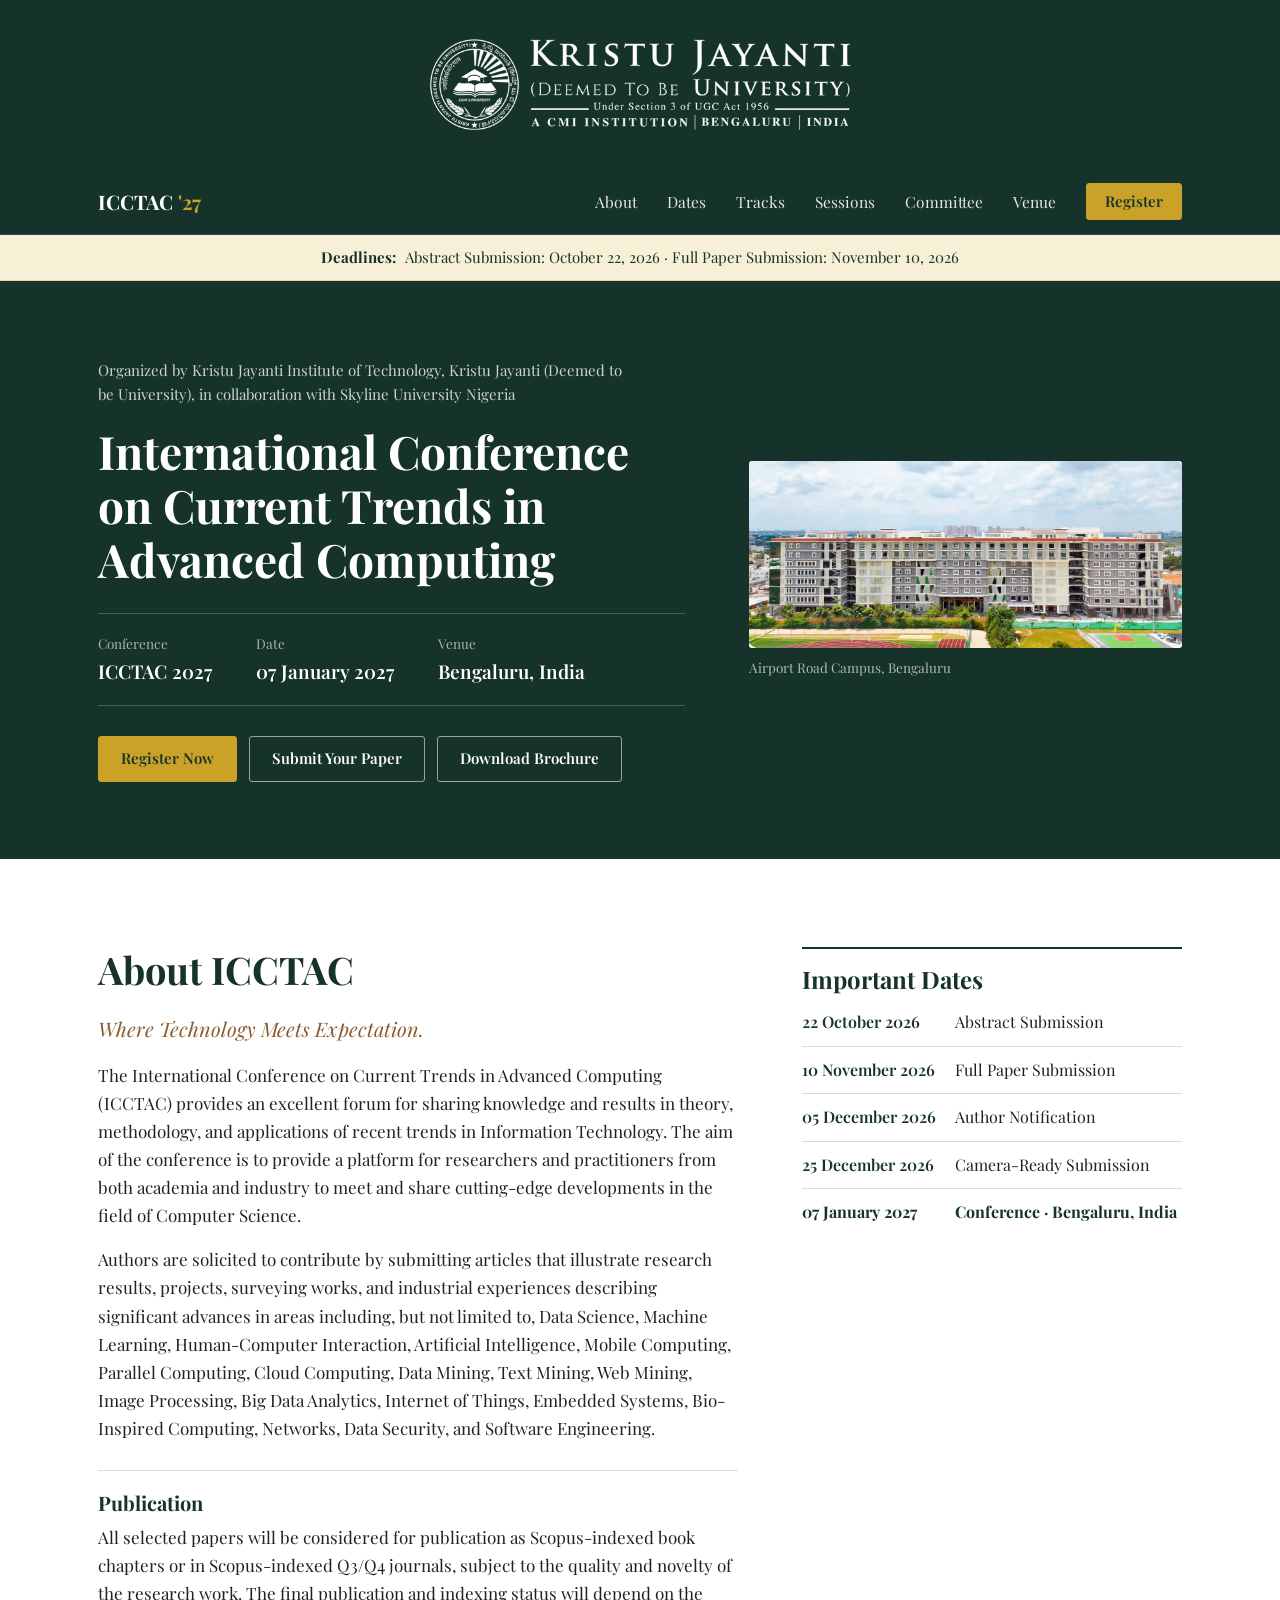
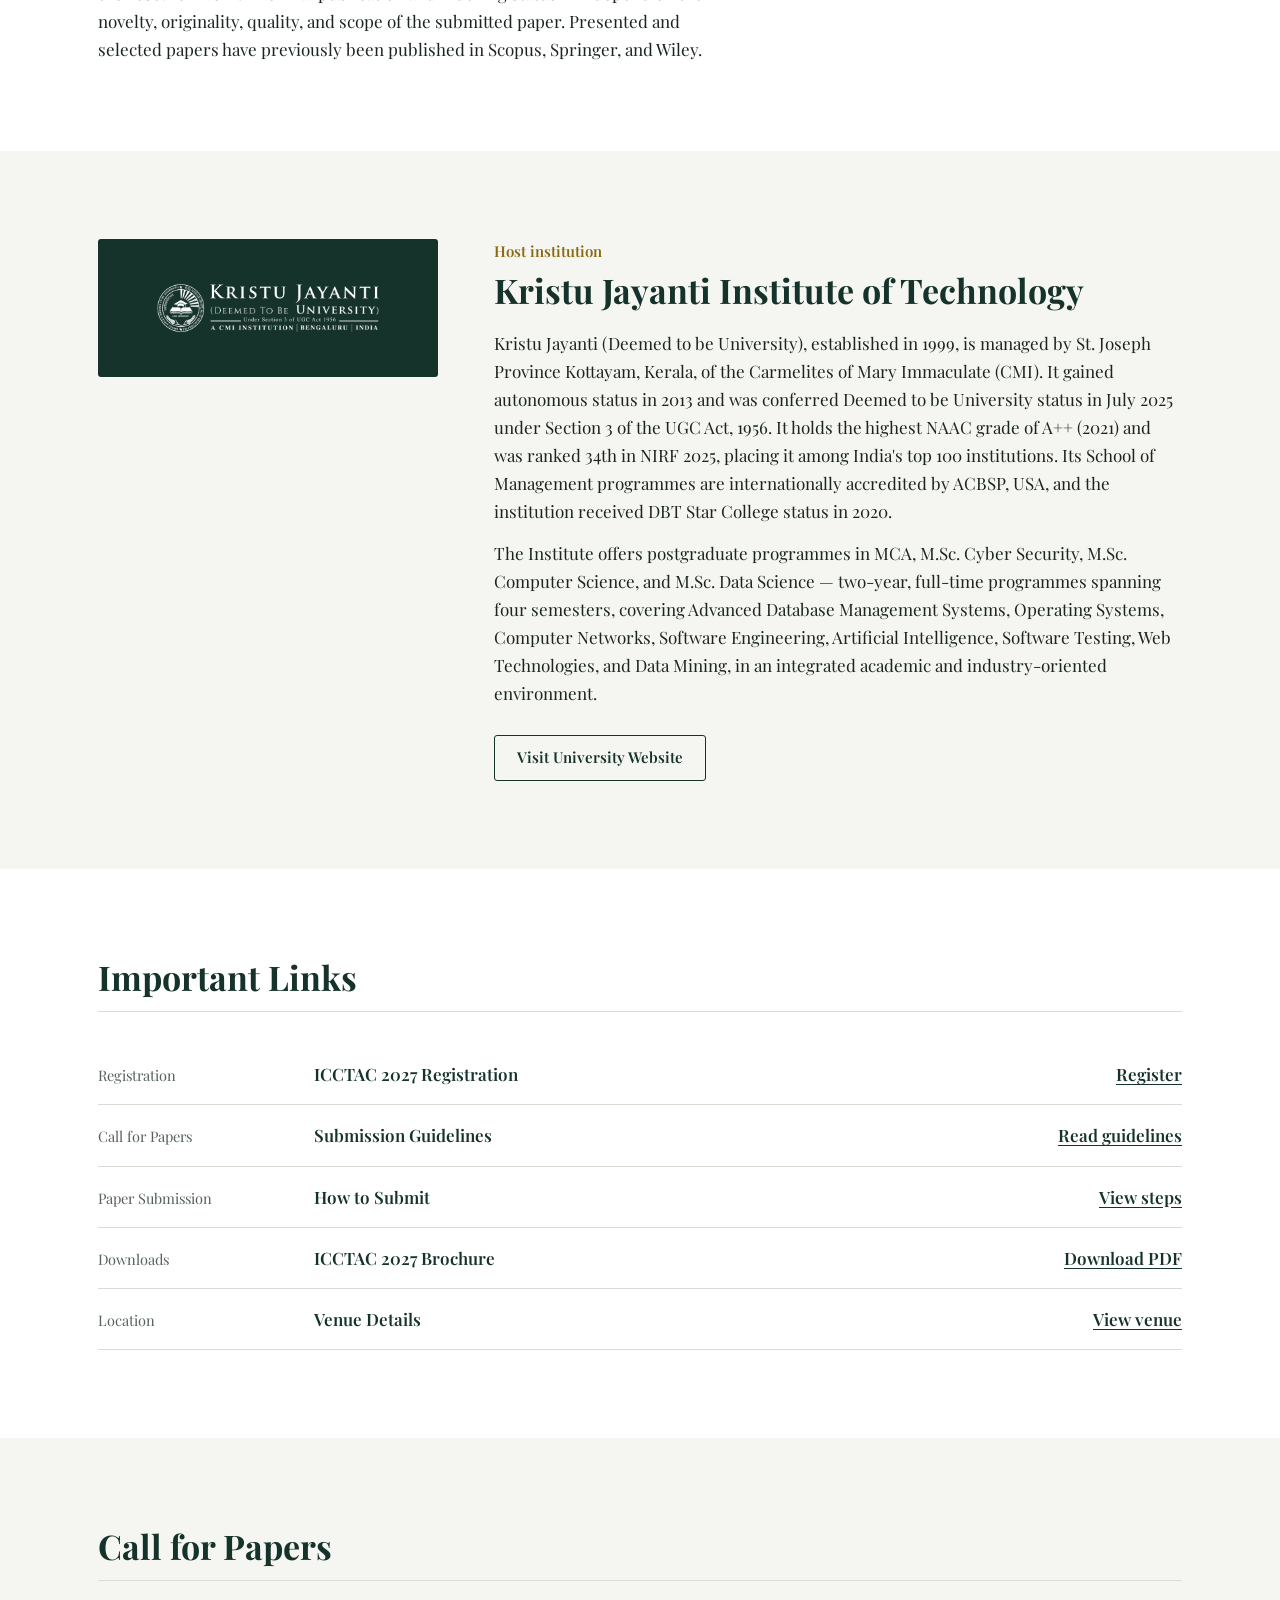
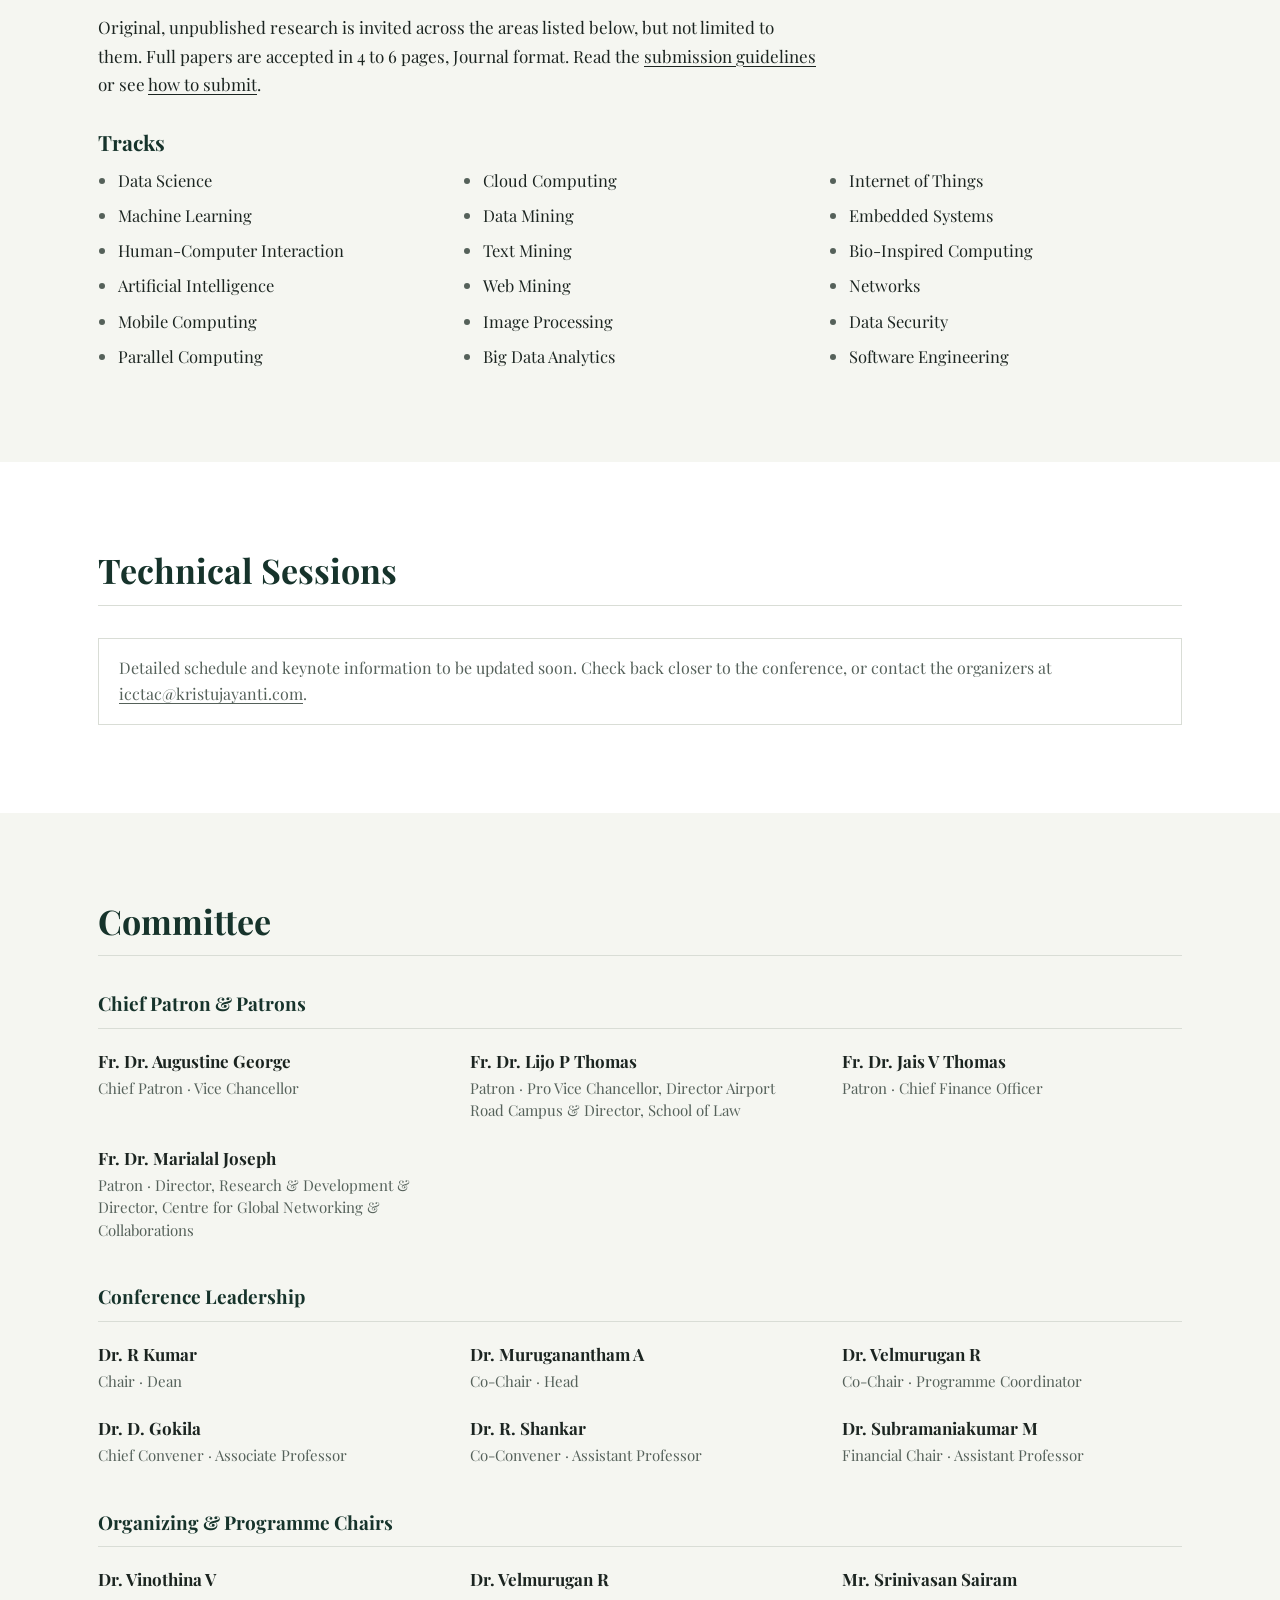
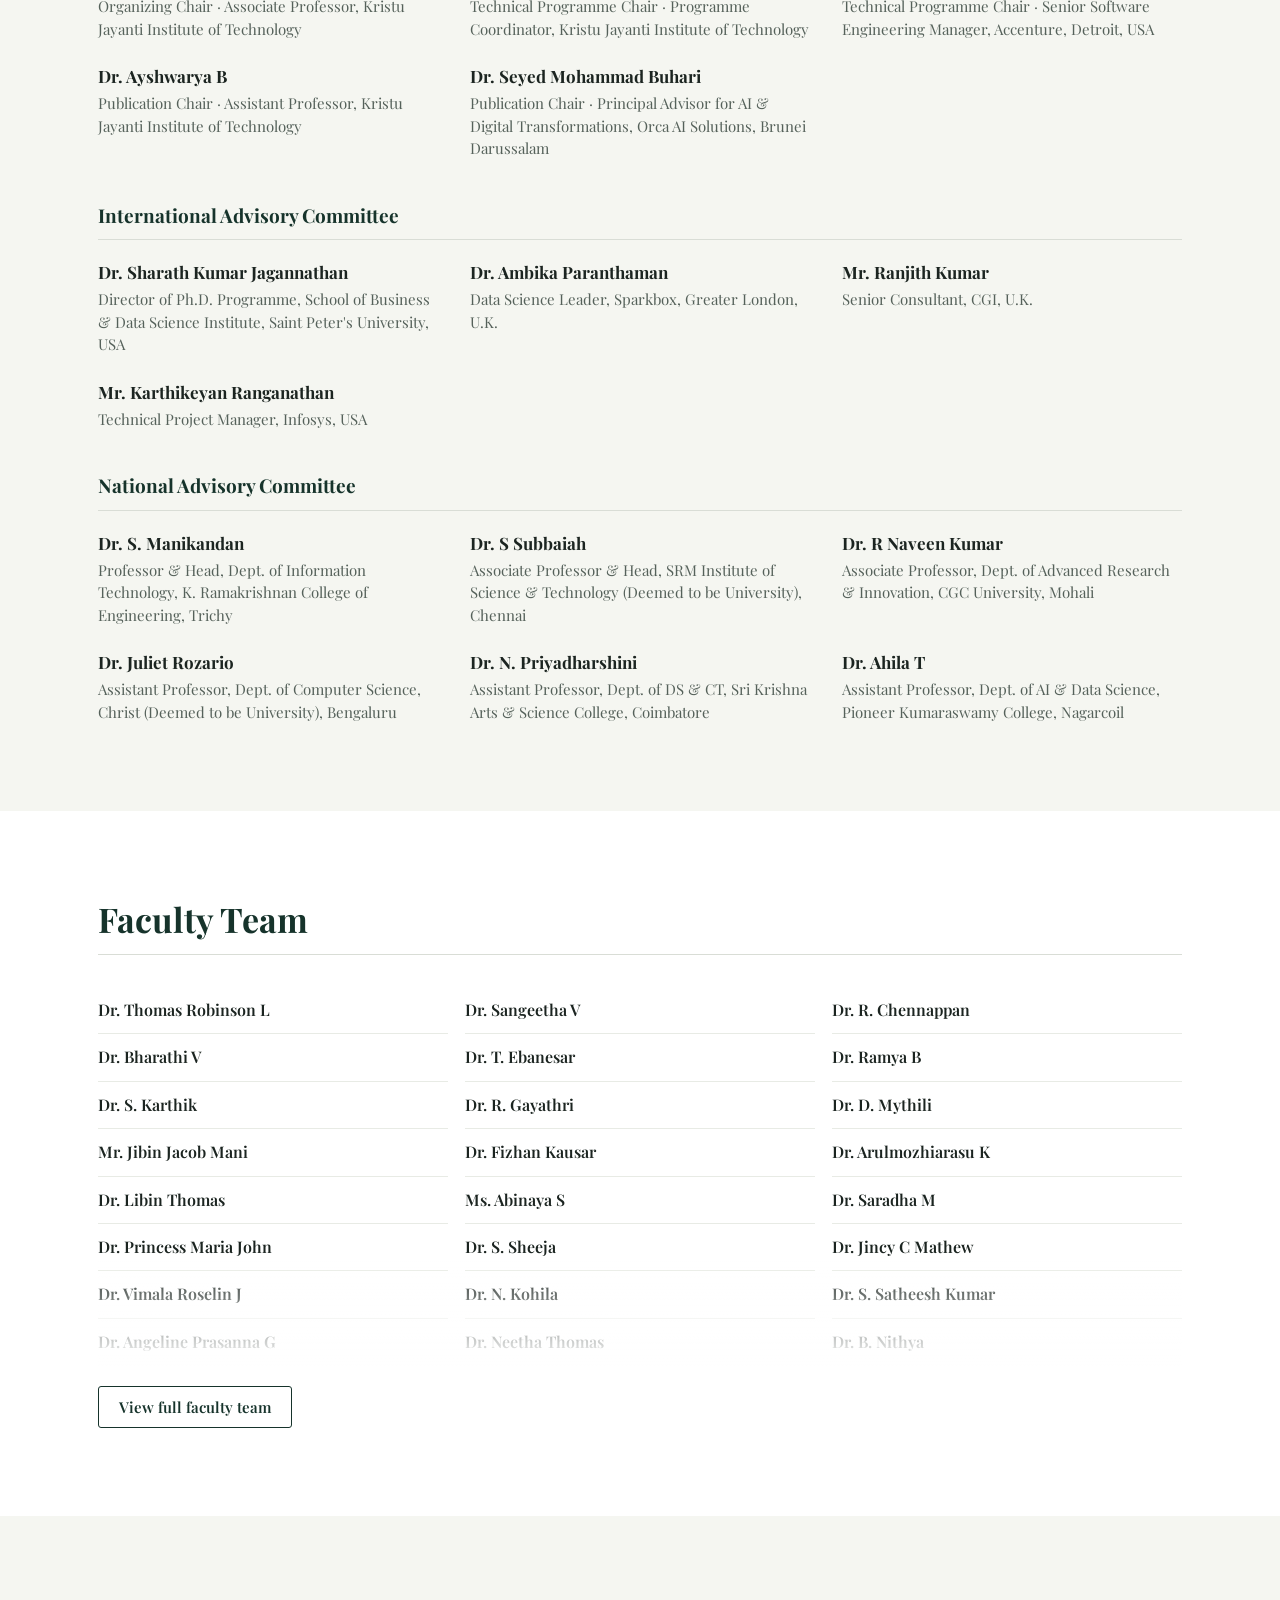
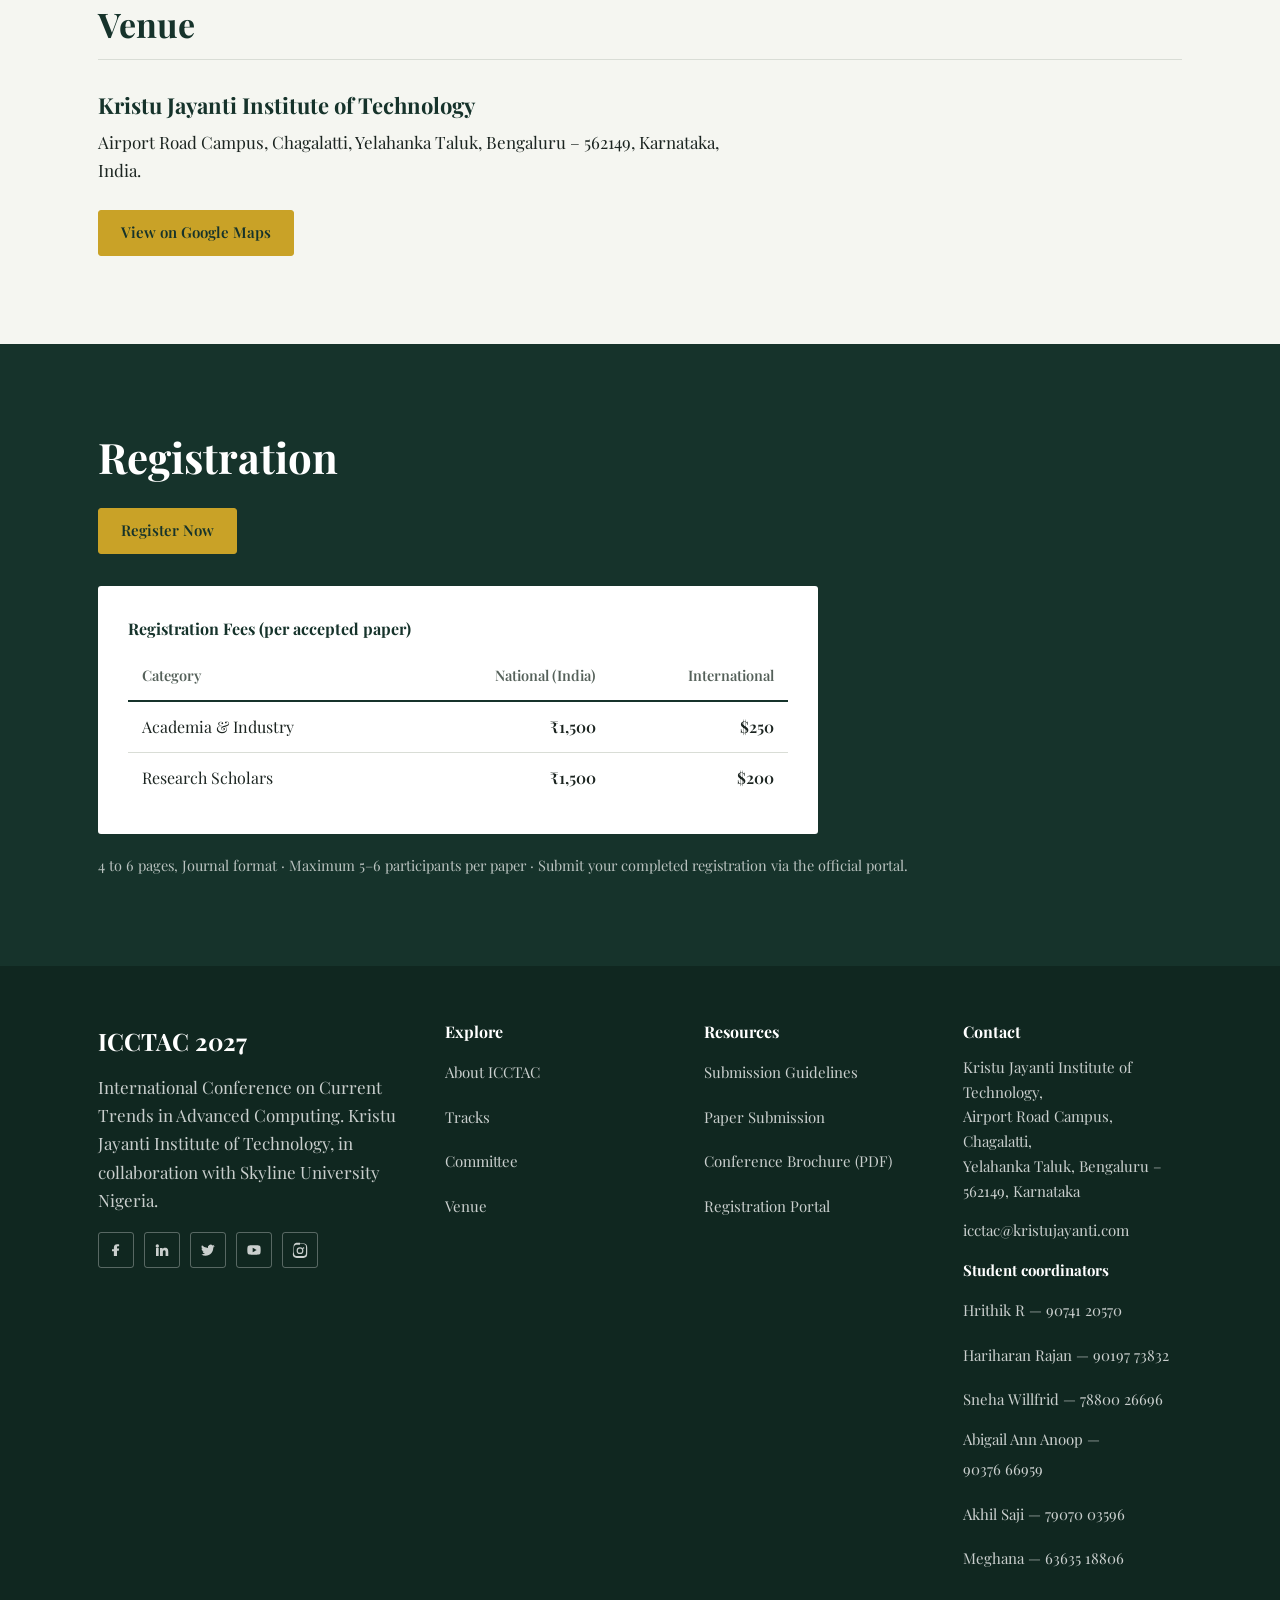
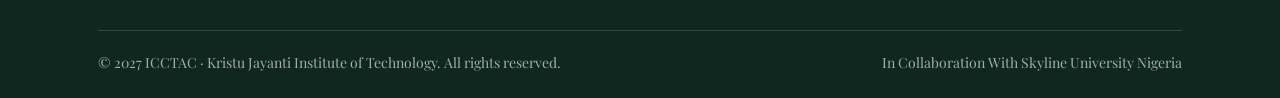
<file: index.html>
<!DOCTYPE html>
<html lang="en">
<head>
<meta charset="UTF-8">
<meta name="viewport" content="width=device-width, initial-scale=1">
<title>ICCTAC 2027 — International Conference on Current Trends in Advanced Computing</title>
<meta name="description" content="ICCTAC 2027 — International Conference on Current Trends in Advanced Computing, organized by Kristu Jayanti Institute of Technology in collaboration with Skyline University Nigeria. 7 January 2027, Bengaluru. Where Technology Meets Expectation.">
<meta property="og:title" content="ICCTAC 2027 — Current Trends in Advanced Computing">
<meta property="og:description" content="International Conference on Current Trends in Advanced Computing. 7 January 2027, Bengaluru, India.">
<meta property="og:type" content="website">
<link rel="icon" href="data:image/svg+xml,%3Csvg xmlns='http://www.w3.org/2000/svg' viewBox='0 0 100 100'%3E%3Crect width='100' height='100' fill='%2316332B'/%3E%3Ctext x='50' y='68' font-size='58' text-anchor='middle' fill='%23C9A227' font-family='Georgia,serif'%3EC%3C/text%3E%3C/svg%3E">
<link rel="preconnect" href="https://fonts.googleapis.com">
<link rel="preconnect" href="https://fonts.gstatic.com" crossorigin>
<link rel="stylesheet" href="https://fonts.googleapis.com/css2?family=Playfair+Display:ital,wght@0,400;0,500;0,600;0,700;1,400;1,500&display=swap">
<link rel="stylesheet" href="assets/css/style.css?v=43">
</head>
<body>
<a href="#main" class="skip-link">Skip to content</a>

<!-- ============ IDENTITY BAR ============ -->
<div class="identity-bar">
  <div class="identity-row">
    <img src="assets/img/logo-white.png" alt="Kristu Jayanti (Deemed to be University) logo" loading="eager">
  </div>
</div>


<!-- ============ NAV ============ -->
<header class="nav" id="siteNav">
  <a href="#top" class="nav-logo">ICCTAC <span>'27</span></a>
  <nav class="nav-links" aria-label="Primary">
    <a href="#about">About</a>
    <a href="#dates">Dates</a>
    <a href="#tracks">Tracks</a>
    <a href="#sessions">Sessions</a>
    <a href="#committee">Committee</a>
    <a href="#venue">Venue</a>
    <a href="https://kjusys-events.kristujayanti.edu.in/#/?id=6a8db5fd1a209a25dfabb42e" class="btn btn-solid nav-cta" target="_blank" rel="noopener">Register</a>
  </nav>
  <button class="nav-toggle" aria-label="Open menu" aria-expanded="false" aria-controls="mobileMenu">
    <span class="bar"></span><span class="bar"></span><span class="bar"></span>
  </button>
</header>

<div class="mobile-menu" id="mobileMenu">
  <button class="mobile-menu-close" aria-label="Close menu">
    <svg width="22" height="22" viewBox="0 0 24 24" fill="none" stroke="currentColor" stroke-width="2" aria-hidden="true"><path d="M6 6l12 12M18 6L6 18"/></svg>
  </button>
  <div class="mm-label">Menu</div>
  <ul>
    <li><a href="#about">About</a></li>
    <li><a href="#dates">Important Dates</a></li>
    <li><a href="#tracks">Tracks</a></li>
    <li><a href="#sessions">Sessions</a></li>
    <li><a href="#committee">Committee</a></li>
    <li><a href="#venue">Venue</a></li>
    <li><a href="#contact">Contact</a></li>
  </ul>
  <a href="https://kjusys-events.kristujayanti.edu.in/#/?id=6a8db5fd1a209a25dfabb42e" class="btn btn-solid btn-block" target="_blank" rel="noopener">Register Now</a>
</div>

<!-- ============ NOTICE ============ -->
<div class="date-banner"><b>Deadlines:</b> Abstract Submission: October 22, 2026 · Full Paper Submission: November 10, 2026</div>

<main id="main">

<!-- ============ HERO ============ -->
<section class="hero" id="top">
  <div class="container hero-inner">
    <div class="hero-text">
      <p class="hero-org">Organized by Kristu Jayanti Institute of Technology, Kristu Jayanti (Deemed to be University), in collaboration with Skyline University Nigeria</p>
      <h1 class="hero-title">International Conference on Current Trends in Advanced Computing</h1>
      <dl class="hero-meta">
        <div><dt>Conference</dt><dd>ICCTAC 2027</dd></div>
        <div><dt>Date</dt><dd>07 January 2027</dd></div>
        <div><dt>Venue</dt><dd>Bengaluru, India</dd></div>
      </dl>
      <div class="hero-actions">
        <a class="btn btn-solid" href="https://kjusys-events.kristujayanti.edu.in/#/?id=6a8db5fd1a209a25dfabb42e" target="_blank" rel="noopener">Register Now</a>
        <a class="btn btn-ghost-light" href="Submitppr.html">Submit Your Paper</a>
        <a class="btn btn-ghost-light" href="assets/docs/ICCTAC-2027-Brochure.pdf" target="_blank" rel="noopener">Download Brochure</a>
      </div>
    </div>
    <figure class="hero-photo">
      <img src="assets/img/building.png" alt="Kristu Jayanti Institute of Technology, Airport Road Campus" width="596" height="258">
      <figcaption>Airport Road Campus, Bengaluru</figcaption>
    </figure>
  </div>
</section>

<!-- ============ ABOUT ============ -->
<section class="section" id="about">
  <div class="container about-layout">
    <div class="about-main">
    <h2>About ICCTAC</h2>
    <div class="about-body">
      <p class="editorial-lede">Where Technology Meets Expectation.</p>
      <p>The International Conference on Current Trends in Advanced Computing (ICCTAC) provides an excellent forum for sharing knowledge and results in theory, methodology, and applications of recent trends in Information Technology. The aim of the conference is to provide a platform for researchers and practitioners from both academia and industry to meet and share cutting-edge developments in the field of Computer Science.</p>
      <p>Authors are solicited to contribute by submitting articles that illustrate research results, projects, surveying works, and industrial experiences describing significant advances in areas including, but not limited to, Data Science, Machine Learning, Human-Computer Interaction, Artificial Intelligence, Mobile Computing, Parallel Computing, Cloud Computing, Data Mining, Text Mining, Web Mining, Image Processing, Big Data Analytics, Internet of Things, Embedded Systems, Bio-Inspired Computing, Networks, Data Security, and Software Engineering.</p>

      <div class="theme-block">
        <h3>Publication</h3>
        <p>All selected papers will be considered for publication as Scopus-indexed book chapters or in Scopus-indexed Q3/Q4 journals, subject to the quality and novelty of the research work. The final publication and indexing status will depend on the novelty, originality, quality, and scope of the submitted paper. Presented and selected papers have previously been published in Scopus, Springer, and Wiley.</p>
      </div>
    </div>
    </div>
    <aside class="about-side" id="dates">
      <h2>Important Dates</h2>
      <table class="dates-table">
        <tbody>
          <tr><td>22 October 2026</td><td>Abstract Submission</td></tr>
          <tr><td>10 November 2026</td><td>Full Paper Submission</td></tr>
          <tr><td>05 December 2026</td><td>Author Notification</td></tr>
          <tr><td>25 December 2026</td><td>Camera-Ready Submission</td></tr>
          <tr class="is-final"><td>07 January 2027</td><td>Conference &middot; Bengaluru, India</td></tr>
        </tbody>
      </table>
    </aside>
  </div>
</section>

<!-- ============ UNIVERSITY / INSTITUTE ============ -->
<section class="section section-alt">
  <div class="container university">
    <div class="university-logo">
      <img src="assets/img/logo-white.png" alt="Kristu Jayanti (Deemed to be University) logo" loading="lazy" width="280" height="280">
    </div>
    <div>
      <p class="kicker">Host institution</p>
      <h2>Kristu Jayanti Institute of Technology</h2>
      <p>Kristu Jayanti (Deemed to be University), established in 1999, is managed by St. Joseph Province Kottayam, Kerala, of the Carmelites of Mary Immaculate (CMI). It gained autonomous status in 2013 and was conferred Deemed to be University status in July 2025 under Section 3 of the UGC Act, 1956. It holds the highest NAAC grade of A++ (2021) and was ranked 34th in NIRF 2025, placing it among India's top 100 institutions. Its School of Management programmes are internationally accredited by ACBSP, USA, and the institution received DBT Star College status in 2020.</p>
      <p style="margin-top:14px;">The Institute offers postgraduate programmes in MCA, M.Sc. Cyber Security, M.Sc. Computer Science, and M.Sc. Data Science — two-year, full-time programmes spanning four semesters, covering Advanced Database Management Systems, Operating Systems, Computer Networks, Software Engineering, Artificial Intelligence, Software Testing, Web Technologies, and Data Mining, in an integrated academic and industry-oriented environment.</p>
      <a href="https://kristujayanti.edu.in/" class="btn" style="margin-top:28px;" target="_blank" rel="noopener">Visit University Website</a>
    </div>
  </div>
</section>

<!-- ============ IMPORTANT LINKS ============ -->
<section class="section">
  <div class="container">
    <div class="section-head">
      <div>
        <h2>Important Links</h2>
      </div>
    </div>
    <ul class="links-list">
      <li><span class="ll-label">Registration</span><span class="ll-title">ICCTAC 2027 Registration</span><a href="https://kjusys-events.kristujayanti.edu.in/#/?id=6a8db5fd1a209a25dfabb42e" target="_blank" rel="noopener">Register</a></li>
      <li><span class="ll-label">Call for Papers</span><span class="ll-title">Submission Guidelines</span><a href="course-detail.html">Read guidelines</a></li>
      <li><span class="ll-label">Paper Submission</span><span class="ll-title">How to Submit</span><a href="Submitppr.html">View steps</a></li>
      <li><span class="ll-label">Downloads</span><span class="ll-title">ICCTAC 2027 Brochure</span><a href="assets/docs/ICCTAC-2027-Brochure.pdf" target="_blank" rel="noopener">Download PDF</a></li>
      <li><span class="ll-label">Location</span><span class="ll-title">Venue Details</span><a href="#venue">View venue</a></li>
    </ul>
  </div>
</section>

<!-- ============ CALL FOR PAPERS ============ -->
<section class="section section-alt" id="tracks">
  <div class="container">
    <div class="section-head">
      <h2>Call for Papers</h2>
    </div>
    <p class="cfp-intro">Original, unpublished research is invited across the areas listed below, but not limited to them. Full papers are accepted in 4 to 6 pages, Journal format. Read the <a href="course-detail.html">submission guidelines</a> or see <a href="Submitppr.html">how to submit</a>.</p>
    <h3 class="subhead">Tracks</h3>
    <div>
      <ul class="topic-list">
        <li>Data Science</li>
        <li>Machine Learning</li>
        <li>Human-Computer Interaction</li>
        <li>Artificial Intelligence</li>
        <li>Mobile Computing</li>
        <li>Parallel Computing</li>
        <li>Cloud Computing</li>
        <li>Data Mining</li>
        <li>Text Mining</li>
        <li>Web Mining</li>
        <li>Image Processing</li>
        <li>Big Data Analytics</li>
        <li>Internet of Things</li>
        <li>Embedded Systems</li>
        <li>Bio-Inspired Computing</li>
        <li>Networks</li>
        <li>Data Security</li>
        <li>Software Engineering</li>
      </ul>
    </div>
  </div>
</section>

<!-- ============ TECHNICAL SESSIONS ============ -->
<section class="section" id="sessions">
  <div class="container">
    <div class="section-head">
      <div>
        <h2>Technical Sessions</h2>
      </div>
    </div>
    <div>
      <p class="session-notice">Detailed schedule and keynote information to be updated soon. Check back closer to the conference, or contact the organizers at <a href="mailto:icctac@kristujayanti.com" style="text-decoration:underline;">icctac@kristujayanti.com</a>.</p>
    </div>
  </div>
</section>

<!-- ============ COMMITTEE ============ -->
<section class="section section-alt" id="committee">
  <div class="container">
    <div class="section-head">
      <div>
        <h2>Committee</h2>
      </div>
    </div>

    <div>
      <div class="people-group">
        <div class="people-group-title">Chief Patron &amp; Patrons</div>
        <div class="people-grid">
          <div><div class="person-name">Fr. Dr. Augustine George</div><div class="person-role">Chief Patron · Vice Chancellor</div></div>
          <div><div class="person-name">Fr. Dr. Lijo P Thomas</div><div class="person-role">Patron · Pro Vice Chancellor, Director Airport Road Campus &amp; Director, School of Law</div></div>
          <div><div class="person-name">Fr. Dr. Jais V Thomas</div><div class="person-role">Patron · Chief Finance Officer</div></div>
          <div><div class="person-name">Fr. Dr. Marialal Joseph</div><div class="person-role">Patron · Director, Research &amp; Development &amp; Director, Centre for Global Networking &amp; Collaborations</div></div>
        </div>
      </div>

      <div class="people-group">
        <div class="people-group-title">Conference Leadership</div>
        <div class="people-grid">
          <div><div class="person-name">Dr. R Kumar</div><div class="person-role">Chair · Dean</div></div>
          <div><div class="person-name">Dr. Muruganantham A</div><div class="person-role">Co-Chair · Head</div></div>
          <div><div class="person-name">Dr. Velmurugan R</div><div class="person-role">Co-Chair · Programme Coordinator</div></div>
          <div><div class="person-name">Dr. D. Gokila</div><div class="person-role">Chief Convener · Associate Professor</div></div>
          <div><div class="person-name">Dr. R. Shankar</div><div class="person-role">Co-Convener · Assistant Professor</div></div>
          <div><div class="person-name">Dr. Subramaniakumar M</div><div class="person-role">Financial Chair · Assistant Professor</div></div>
        </div>
      </div>

      <div class="people-group">
        <div class="people-group-title">Organizing &amp; Programme Chairs</div>
        <div class="people-grid">
          <div><div class="person-name">Dr. Vinothina V</div><div class="person-role">Organizing Chair · Associate Professor, Kristu Jayanti Institute of Technology</div></div>
          <div><div class="person-name">Dr. Velmurugan R</div><div class="person-role">Technical Programme Chair · Programme Coordinator, Kristu Jayanti Institute of Technology</div></div>
          <div><div class="person-name">Mr. Srinivasan Sairam</div><div class="person-role">Technical Programme Chair · Senior Software Engineering Manager, Accenture, Detroit, USA</div></div>
          <div><div class="person-name">Dr. Ayshwarya B</div><div class="person-role">Publication Chair · Assistant Professor, Kristu Jayanti Institute of Technology</div></div>
          <div><div class="person-name">Dr. Seyed Mohammad Buhari</div><div class="person-role">Publication Chair · Principal Advisor for AI &amp; Digital Transformations, Orca AI Solutions, Brunei Darussalam</div></div>
        </div>
      </div>

      <div class="people-group">
        <div class="people-group-title">International Advisory Committee</div>
        <div class="people-grid">
          <div><div class="person-name">Dr. Sharath Kumar Jagannathan</div><div class="person-role">Director of Ph.D. Programme, School of Business &amp; Data Science Institute, Saint Peter's University, USA</div></div>
          <div><div class="person-name">Dr. Ambika Paranthaman</div><div class="person-role">Data Science Leader, Sparkbox, Greater London, U.K.</div></div>
          <div><div class="person-name">Mr. Ranjith Kumar</div><div class="person-role">Senior Consultant, CGI, U.K.</div></div>
          <div><div class="person-name">Mr. Karthikeyan Ranganathan</div><div class="person-role">Technical Project Manager, Infosys, USA</div></div>
        </div>
      </div>

      <div class="people-group" style="margin-bottom:0;">
        <div class="people-group-title">National Advisory Committee</div>
        <div class="people-grid">
          <div><div class="person-name">Dr. S. Manikandan</div><div class="person-role">Professor &amp; Head, Dept. of Information Technology, K. Ramakrishnan College of Engineering, Trichy</div></div>
          <div><div class="person-name">Dr. S Subbaiah</div><div class="person-role">Associate Professor &amp; Head, SRM Institute of Science &amp; Technology (Deemed to be University), Chennai</div></div>
          <div><div class="person-name">Dr. R Naveen Kumar</div><div class="person-role">Associate Professor, Dept. of Advanced Research &amp; Innovation, CGC University, Mohali</div></div>
          <div><div class="person-name">Dr. Juliet Rozario</div><div class="person-role">Assistant Professor, Dept. of Computer Science, Christ (Deemed to be University), Bengaluru</div></div>
          <div><div class="person-name">Dr. N. Priyadharshini</div><div class="person-role">Assistant Professor, Dept. of DS &amp; CT, Sri Krishna Arts &amp; Science College, Coimbatore</div></div>
          <div><div class="person-name">Dr. Ahila T</div><div class="person-role">Assistant Professor, Dept. of AI &amp; Data Science, Pioneer Kumaraswamy College, Nagarcoil</div></div>
        </div>
      </div>
    </div>
  </div>
</section>

<!-- ============ FACULTY TEAM ============ -->
<section class="section" id="reviewers">
  <div class="container">
    <div class="section-head">
      <div>
        <h2>Faculty Team</h2>
      </div>
    </div>
    <div class="reviewer-wrap" id="reviewerWrap">
      <div class="reviewer-grid">
        <div class="reviewer-item"><b>Dr. Thomas Robinson L</b></div>
        <div class="reviewer-item"><b>Dr. Bharathi V</b></div>
        <div class="reviewer-item"><b>Dr. S. Karthik</b></div>
        <div class="reviewer-item"><b>Mr. Jibin Jacob Mani</b></div>
        <div class="reviewer-item"><b>Dr. Libin Thomas</b></div>
        <div class="reviewer-item"><b>Dr. Princess Maria John</b></div>
        <div class="reviewer-item"><b>Dr. Vimala Roselin J</b></div>
        <div class="reviewer-item"><b>Dr. Angeline Prasanna G</b></div>
        <div class="reviewer-item"><b>Dr. Sangeetha V</b></div>
        <div class="reviewer-item"><b>Dr. T. Ebanesar</b></div>
        <div class="reviewer-item"><b>Dr. R. Gayathri</b></div>
        <div class="reviewer-item"><b>Dr. Fizhan Kausar</b></div>
        <div class="reviewer-item"><b>Ms. Abinaya S</b></div>
        <div class="reviewer-item"><b>Dr. S. Sheeja</b></div>
        <div class="reviewer-item"><b>Dr. N. Kohila</b></div>
        <div class="reviewer-item"><b>Dr. Neetha Thomas</b></div>
        <div class="reviewer-item"><b>Dr. R. Chennappan</b></div>
        <div class="reviewer-item"><b>Dr. Ramya B</b></div>
        <div class="reviewer-item"><b>Dr. D. Mythili</b></div>
        <div class="reviewer-item"><b>Dr. Arulmozhiarasu K</b></div>
        <div class="reviewer-item"><b>Dr. Saradha M</b></div>
        <div class="reviewer-item"><b>Dr. Jincy C Mathew</b></div>
        <div class="reviewer-item"><b>Dr. S. Satheesh Kumar</b></div>
        <div class="reviewer-item"><b>Dr. B. Nithya</b></div>
      </div>
      <div class="reviewer-fade"></div>
    </div>
    <button class="reviewer-toggle mono">View full faculty team</button>
  </div>
</section>

<!-- ============ VENUE ============ -->
<section class="section section-alt" id="venue">
  <div class="container">
    <div class="section-head">
      <div>
        <h2>Venue</h2>
      </div>
    </div>
    <div class="university">
      <div style="grid-column:1/-1; max-width:640px;">
        <h3 style="font-size:22px; margin-bottom:10px;">Kristu Jayanti Institute of Technology</h3>
        <p>Airport Road Campus, Chagalatti, Yelahanka Taluk, Bengaluru – 562149, Karnataka, India.</p>
        <a href="https://www.google.com/maps/search/?api=1&query=Kristu+Jayanti+Institute+of+Technology%2C+Airport+Road+Campus%2C+Chagalatti%2C+Yelahanka+Taluk%2C+Bengaluru+562149" class="btn btn-solid" style="margin-top:26px;" target="_blank" rel="noopener">View on Google Maps</a>
      </div>
    </div>
  </div>
</section>

<!-- ============ REGISTRATION CTA ============ -->
<section class="section section-navy final-cta" id="registration">
  <div class="container">
    <h2>Registration</h2>
    <div class="final-actions">
      <a class="btn btn-solid" href="https://kjusys-events.kristujayanti.edu.in/#/?id=6a8db5fd1a209a25dfabb42e" target="_blank" rel="noopener">Register Now</a>
    </div>

    <div class="fee-card">
      <p class="fee-note">Registration Fees (per accepted paper)</p>
      <table class="fee-table-real">
        <thead>
          <tr>
            <th>Category</th>
            <th>National (India)</th>
            <th>International</th>
          </tr>
        </thead>
        <tbody>
          <tr>
            <td>Academia &amp; Industry</td>
            <td data-label="National (India)">₹1,500</td>
            <td data-label="International">$250</td>
          </tr>
          <tr>
            <td>Research Scholars</td>
            <td data-label="National (India)">₹1,500</td>
            <td data-label="International">$200</td>
          </tr>
        </tbody>
      </table>
    </div>
    <p class="muted" style="margin-top:20px; font-size:14.5px;">4 to 6 pages, Journal format · Maximum 5–6 participants per paper · Submit your completed registration via the official portal.</p>
  </div>
</section>

</main>

<!-- ============ FOOTER ============ -->
<footer class="footer" id="contact">
  <div class="container">
    <div class="footer-grid">
      <div>
        <div class="footer-brand">ICCTAC 2027</div>
        <p style="max-width:32ch;">International Conference on Current Trends in Advanced Computing. Kristu Jayanti Institute of Technology, in collaboration with Skyline University Nigeria.</p>
        <div class="footer-social">
          <a href="https://www.facebook.com/KristuJayantiCollege" target="_blank" rel="noopener" aria-label="Facebook">
            <svg width="16" height="16" viewBox="0 0 24 24" fill="currentColor"><path d="M13.5 21v-8h2.7l.4-3.1h-3.1V8c0-.9.25-1.5 1.55-1.5H16.7V3.7C16.3 3.65 15.1 3.5 13.7 3.5c-2.9 0-4.9 1.75-4.9 5v2.4H6v3.1h2.8V21h4.7z"/></svg>
          </a>
          <a href="https://in.linkedin.com/school/kristujayanticollegeautonomous" target="_blank" rel="noopener" aria-label="LinkedIn">
            <svg width="16" height="16" viewBox="0 0 24 24" fill="currentColor"><path d="M4.98 3.5a2.5 2.5 0 11-.02 5 2.5 2.5 0 01.02-5zM3 9h4v12H3zM9 9h3.8v1.7h.05c.53-1 1.83-2.05 3.77-2.05 4.03 0 4.78 2.65 4.78 6.1V21h-4v-5.7c0-1.36-.03-3.1-1.9-3.1-1.9 0-2.2 1.48-2.2 3v5.8H9z"/></svg>
          </a>
          <a href="https://www.twitter.com/KJCAutonomous" target="_blank" rel="noopener" aria-label="Twitter">
            <svg width="16" height="16" viewBox="0 0 24 24" fill="currentColor"><path d="M22 5.9c-.7.3-1.5.6-2.3.7.8-.5 1.5-1.3 1.8-2.3-.8.5-1.7.8-2.6 1a4.1 4.1 0 00-7 3.7A11.6 11.6 0 013 4.9a4.1 4.1 0 001.3 5.5c-.7 0-1.3-.2-1.9-.5v.1c0 2 1.4 3.6 3.3 4a4.1 4.1 0 01-1.9.1 4.1 4.1 0 003.8 2.9A8.3 8.3 0 012 18.6a11.6 11.6 0 006.3 1.9c7.5 0 11.6-6.2 11.6-11.6v-.5c.8-.6 1.5-1.3 2-2.1z"/></svg>
          </a>
          <a href="https://www.youtube.com/channel/UC9BZ3GToB6h3kAr7rD6TodQ" target="_blank" rel="noopener" aria-label="YouTube">
            <svg width="16" height="16" viewBox="0 0 24 24" fill="currentColor"><path d="M22 12s0-3.2-.4-4.7a2.8 2.8 0 00-2-2C17.9 5 12 5 12 5s-5.9 0-7.6.3a2.8 2.8 0 00-2 2C2 8.8 2 12 2 12s0 3.2.4 4.7a2.8 2.8 0 002 2C6.1 19 12 19 12 19s5.9 0 7.6-.3a2.8 2.8 0 002-2C22 15.2 22 12 22 12zM10 15.5v-7l6 3.5z"/></svg>
          </a>
          <a href="https://www.instagram.com/kristujayanticollegeautonomous/" target="_blank" rel="noopener" aria-label="Instagram">
            <svg width="16" height="16" viewBox="0 0 24 24" fill="currentColor"><path d="M12 2.2c3.2 0 3.6 0 4.9.07 1.2.06 2 .25 2.5.42a5 5 0 011.8 1.17 5 5 0 011.17 1.8c.17.5.36 1.3.42 2.5.07 1.3.07 1.7.07 4.9s0 3.6-.07 4.9c-.06 1.2-.25 2-.42 2.5a5 5 0 01-1.17 1.8 5 5 0 01-1.8 1.17c-.5.17-1.3.36-2.5.42-1.3.07-1.7.07-4.9.07s-3.6 0-4.9-.07c-1.2-.06-2-.25-2.5-.42a5 5 0 01-1.8-1.17 5 5 0 01-1.17-1.8c-.17-.5-.36-1.3-.42-2.5C2.2 15.6 2.2 15.2 2.2 12s0-3.6.07-4.9c.06-1.2.25-2 .42-2.5a5 5 0 011.17-1.8A5 5 0 015.66 1.63c.5-.17 1.3-.36 2.5-.42C9.4 1.2 9.8 1.2 12 1.2zm0 1.8c-3.15 0-3.52 0-4.76.07-1.02.05-1.57.22-1.94.36a3.2 3.2 0 00-1.16.75 3.2 3.2 0 00-.75 1.16c-.14.37-.31.92-.36 1.94C3 8.48 3 8.85 3 12s0 3.52.03 4.76c.05 1.02.22 1.57.36 1.94.18.46.4.8.75 1.16.36.35.7.57 1.16.75.37.14.92.31 1.94.36 1.24.03 1.61.03 4.76.03s3.52 0 4.76-.03c1.02-.05 1.57-.22 1.94-.36.46-.18.8-.4 1.16-.75.35-.36.57-.7.75-1.16.14-.37.31-.92.36-1.94.03-1.24.03-1.61.03-4.76s0-3.52-.03-4.76c-.05-1.02-.22-1.57-.36-1.94a3.2 3.2 0 00-.75-1.16 3.2 3.2 0 00-1.16-.75c-.37-.14-.92-.31-1.94-.36C15.52 3 15.15 3 12 3zm0 3.9a5.1 5.1 0 110 10.2 5.1 5.1 0 010-10.2zm0 1.8a3.3 3.3 0 100 6.6 3.3 3.3 0 000-6.6zm5.3-2a1.2 1.2 0 110 2.4 1.2 1.2 0 010-2.4z"/></svg>
          </a>
        </div>
      </div>
      <div>
        <h5>Explore</h5>
        <ul>
          <li><a href="#about">About ICCTAC</a></li>
          <li><a href="#tracks">Tracks</a></li>
          <li><a href="#committee">Committee</a></li>
          <li><a href="#venue">Venue</a></li>
        </ul>
      </div>
      <div>
        <h5>Resources</h5>
        <ul>
          <li><a href="course-detail.html">Submission Guidelines</a></li>
          <li><a href="Submitppr.html">Paper Submission</a></li>
          <li><a href="assets/docs/ICCTAC-2027-Brochure.pdf" target="_blank" rel="noopener">Conference Brochure (PDF)</a></li>
          <li><a href="https://kjusys-events.kristujayanti.edu.in/#/?id=6a8db5fd1a209a25dfabb42e" target="_blank" rel="noopener">Registration Portal</a></li>
        </ul>
      </div>
      <div>
        <h5>Contact</h5>
        <ul>
          <li>Kristu Jayanti Institute of Technology,<br>Airport Road Campus, Chagalatti,<br>Yelahanka Taluk, Bengaluru – 562149, Karnataka</li>
          <li><a href="mailto:icctac@kristujayanti.com">icctac@kristujayanti.com</a></li>
          <li style="margin-top:10px;"><b style="color:#fff;">Student coordinators</b></li>
          <li>Hrithik R — <a href="tel:+919074120570">90741 20570</a></li>
          <li>Hariharan Rajan — <a href="tel:+919019773832">90197 73832</a></li>
          <li>Sneha Willfrid — <a href="tel:+917880026696">78800 26696</a></li>
          <li>Abigail Ann Anoop — <a href="tel:+919037666959">90376 66959</a></li>
          <li>Akhil Saji — <a href="tel:+917907003596">79070 03596</a></li>
          <li>Meghana — <a href="tel:+916363518806">63635 18806</a></li>
        </ul>
      </div>
    </div>
    <div class="footer-bottom">
      <span>© 2027 ICCTAC · Kristu Jayanti Institute of Technology. All rights reserved.</span>
      <span>In Collaboration With Skyline University Nigeria</span>
    </div>
  </div>
</footer>

<script src="assets/js/main.js?v=42"></script>
</body>
</html>
</file>
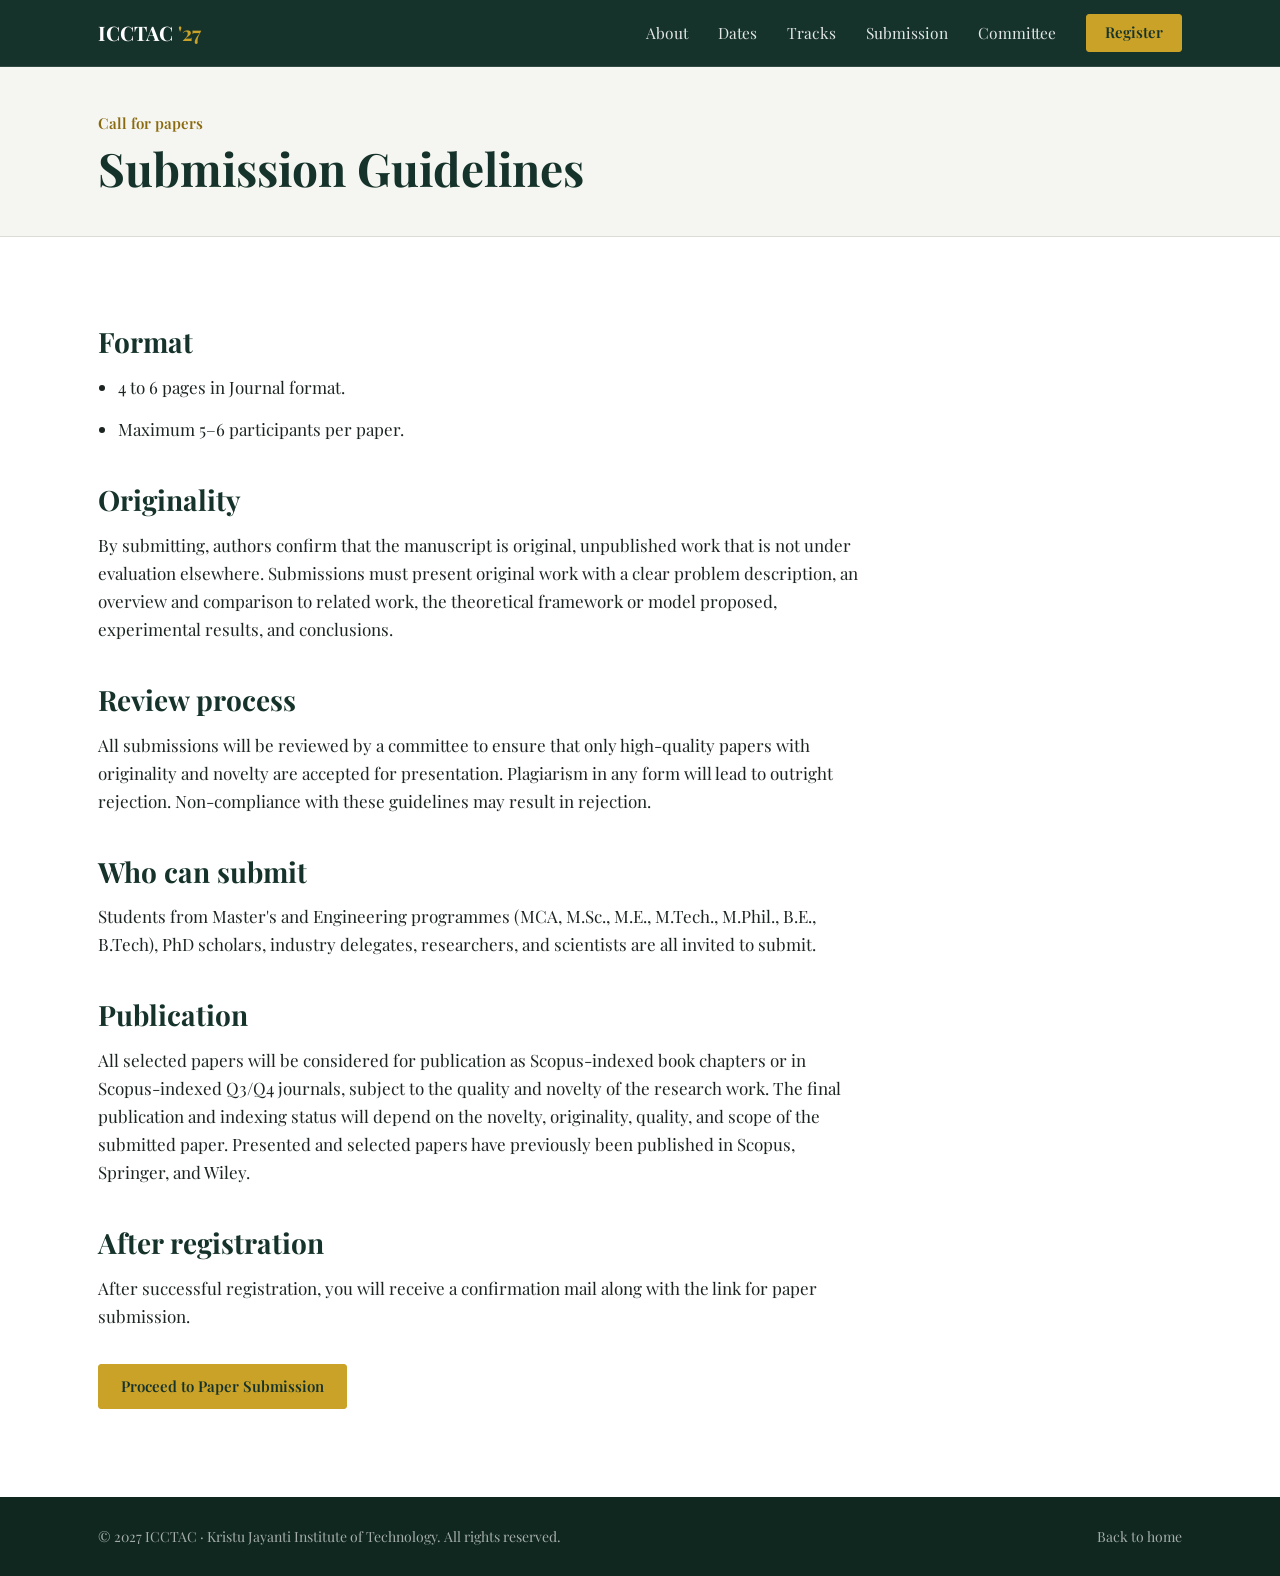
<file: course-detail.html>
<!DOCTYPE html>
<html lang="en">
<head>
<meta charset="UTF-8">
<meta name="viewport" content="width=device-width, initial-scale=1">
<title>Submission Guidelines — ICCTAC 2027</title>
<meta name="description" content="Manuscript preparation, formatting, and review guidelines for ICCTAC 2027 authors.">
<link rel="icon" href="data:image/svg+xml,%3Csvg xmlns='http://www.w3.org/2000/svg' viewBox='0 0 100 100'%3E%3Crect width='100' height='100' fill='%2316332B'/%3E%3Ctext x='50' y='68' font-size='58' text-anchor='middle' fill='%23C9A227' font-family='Georgia,serif'%3EC%3C/text%3E%3C/svg%3E">
<link rel="preconnect" href="https://fonts.googleapis.com">
<link rel="preconnect" href="https://fonts.gstatic.com" crossorigin>
<link rel="stylesheet" href="https://fonts.googleapis.com/css2?family=Playfair+Display:ital,wght@0,400;0,500;0,600;0,700;1,400;1,500&display=swap">
<link rel="stylesheet" href="assets/css/style.css?v=43">
</head>
<body>
<a href="#main" class="skip-link">Skip to content</a>

<header class="nav" id="siteNav">
  <a href="index.html" class="nav-logo">ICCTAC <span>'27</span></a>
  <nav class="nav-links" aria-label="Primary">
    <a href="index.html#about">About</a>
    <a href="index.html#dates">Dates</a>
    <a href="index.html#tracks">Tracks</a>
    <a href="Submitppr.html">Submission</a>
    <a href="index.html#committee">Committee</a>
    <a href="https://kjusys-events.kristujayanti.edu.in/#/?id=6a8db5fd1a209a25dfabb42e" class="btn btn-solid nav-cta" target="_blank" rel="noopener">Register</a>
  </nav>
  <button class="nav-toggle" aria-label="Open menu" aria-expanded="false" aria-controls="mobileMenu">
    <span class="bar"></span><span class="bar"></span><span class="bar"></span>
  </button>
</header>

<div class="mobile-menu" id="mobileMenu">
  <button class="mobile-menu-close" aria-label="Close menu">
    <svg width="22" height="22" viewBox="0 0 24 24" fill="none" stroke="currentColor" stroke-width="2" aria-hidden="true"><path d="M6 6l12 12M18 6L6 18"/></svg>
  </button>
  <div class="mm-label">Menu</div>
  <ul>
    <li><a href="index.html#about">About</a></li>
    <li><a href="index.html#dates">Important Dates</a></li>
    <li><a href="index.html#tracks">Tracks</a></li>
    <li><a href="Submitppr.html">Paper Submission</a></li>
    <li><a href="index.html#committee">Committee</a></li>
    <li><a href="index.html#contact">Contact</a></li>
  </ul>
  <a href="https://kjusys-events.kristujayanti.edu.in/#/?id=6a8db5fd1a209a25dfabb42e" class="btn btn-solid btn-block" target="_blank" rel="noopener">Register Now</a>
</div>

<main id="main">
  <section class="page-hero">
    <div class="container">
      <p class="kicker">Call for papers</p>
      <h1>Submission Guidelines</h1>
    </div>
  </section>

  <section class="section">
    <div class="container subpage-body">
      <h2>Format</h2>
      <ul>
        <li>4 to 6 pages in Journal format.</li>
        <li>Maximum 5–6 participants per paper.</li>
      </ul>

      <h2>Originality</h2>
      <p>By submitting, authors confirm that the manuscript is original, unpublished work that is not under evaluation elsewhere. Submissions must present original work with a clear problem description, an overview and comparison to related work, the theoretical framework or model proposed, experimental results, and conclusions.</p>

      <h2>Review process</h2>
      <p>All submissions will be reviewed by a committee to ensure that only high-quality papers with originality and novelty are accepted for presentation. Plagiarism in any form will lead to outright rejection. Non-compliance with these guidelines may result in rejection.</p>

      <h2>Who can submit</h2>
      <p>Students from Master's and Engineering programmes (MCA, M.Sc., M.E., M.Tech., M.Phil., B.E., B.Tech), PhD scholars, industry delegates, researchers, and scientists are all invited to submit.</p>

      <h2>Publication</h2>
      <p>All selected papers will be considered for publication as Scopus-indexed book chapters or in Scopus-indexed Q3/Q4 journals, subject to the quality and novelty of the research work. The final publication and indexing status will depend on the novelty, originality, quality, and scope of the submitted paper. Presented and selected papers have previously been published in Scopus, Springer, and Wiley.</p>

      <h2>After registration</h2>
      <p>After successful registration, you will receive a confirmation mail along with the link for paper submission.</p>

      <a class="btn btn-solid" style="margin-top:20px;" href="Submitppr.html">Proceed to Paper Submission</a>
    </div>
  </section>
</main>

<footer class="footer" id="contact">
  <div class="container">
    <div class="footer-bottom">
      <span>© 2027 ICCTAC · Kristu Jayanti Institute of Technology. All rights reserved.</span>
      <a href="index.html">Back to home</a>
    </div>
  </div>
</footer>

<script src="assets/js/main.js?v=42"></script>
</body>
</html>
</file>
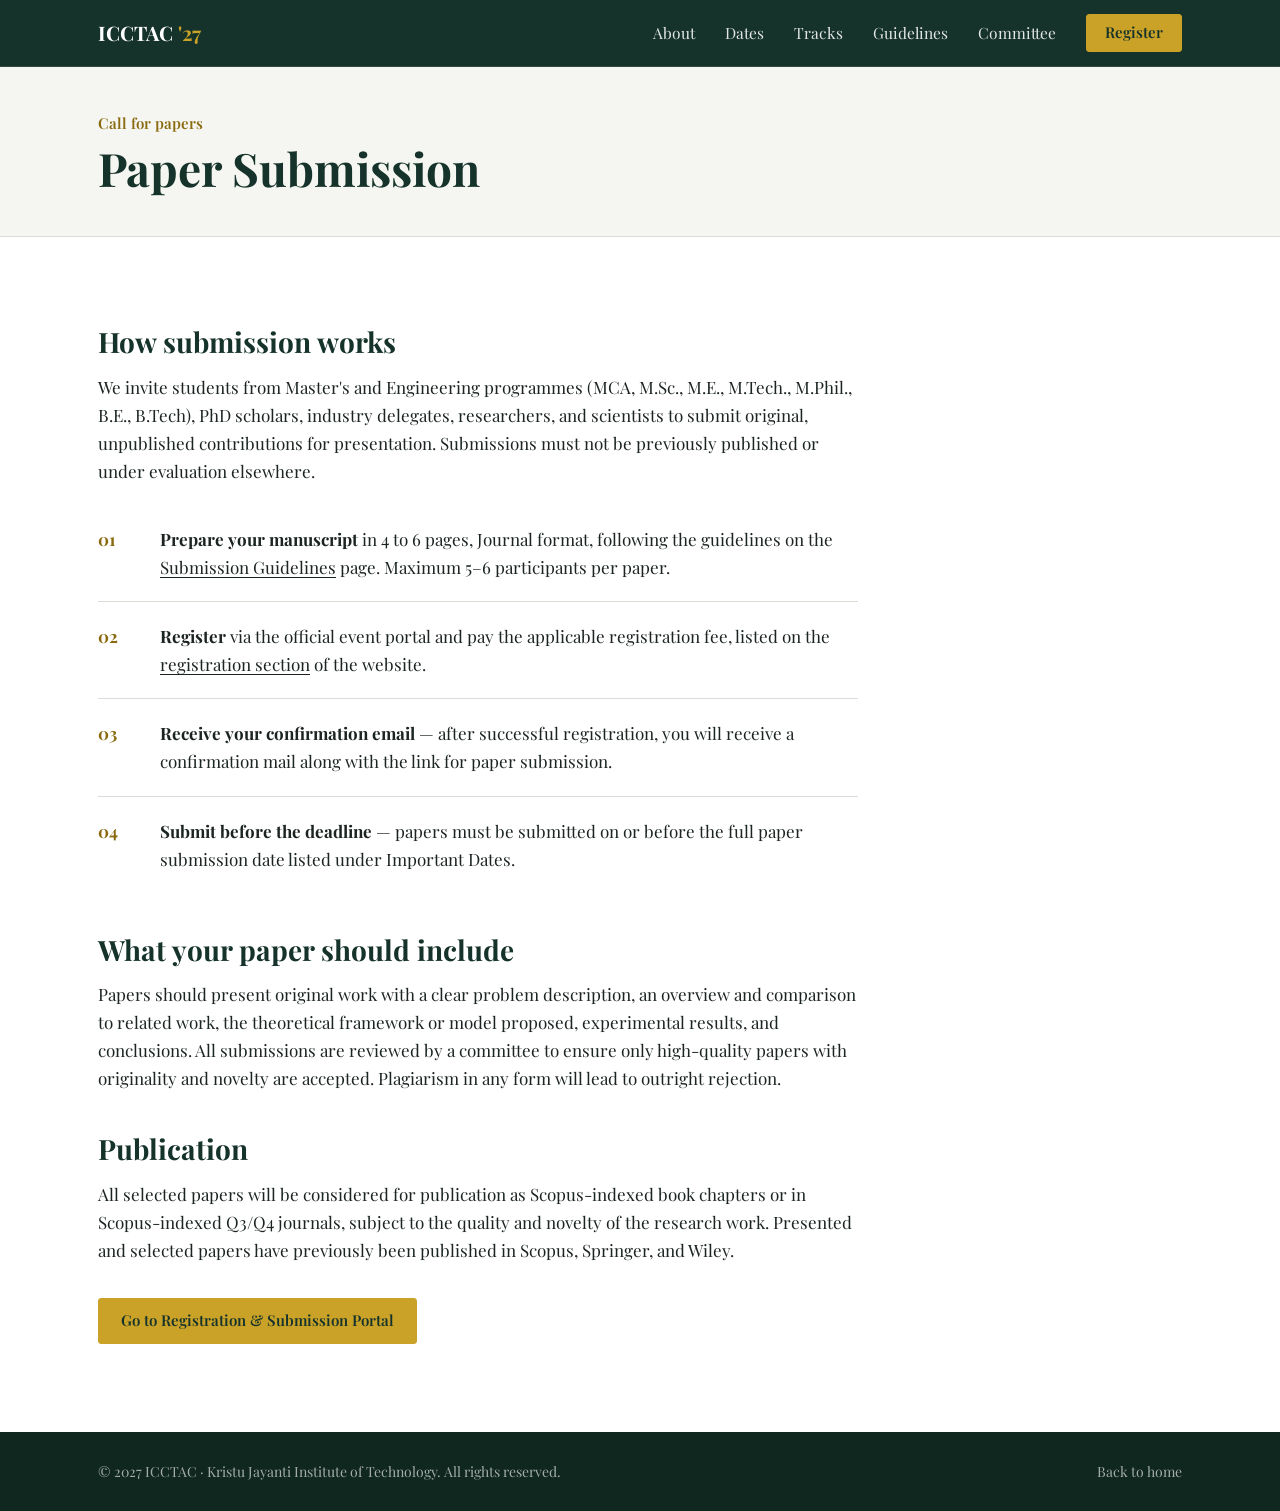
<file: Submitppr.html>
<!DOCTYPE html>
<html lang="en">
<head>
<meta charset="UTF-8">
<meta name="viewport" content="width=device-width, initial-scale=1">
<title>Paper Submission — ICCTAC 2027</title>
<meta name="description" content="How to submit your paper to ICCTAC 2027 — International Conference on Current Trends in Advanced Computing.">
<link rel="icon" href="data:image/svg+xml,%3Csvg xmlns='http://www.w3.org/2000/svg' viewBox='0 0 100 100'%3E%3Crect width='100' height='100' fill='%2316332B'/%3E%3Ctext x='50' y='68' font-size='58' text-anchor='middle' fill='%23C9A227' font-family='Georgia,serif'%3EC%3C/text%3E%3C/svg%3E">
<link rel="preconnect" href="https://fonts.googleapis.com">
<link rel="preconnect" href="https://fonts.gstatic.com" crossorigin>
<link rel="stylesheet" href="https://fonts.googleapis.com/css2?family=Playfair+Display:ital,wght@0,400;0,500;0,600;0,700;1,400;1,500&display=swap">
<link rel="stylesheet" href="assets/css/style.css?v=43">
</head>
<body>
<a href="#main" class="skip-link">Skip to content</a>

<header class="nav" id="siteNav">
  <a href="index.html" class="nav-logo">ICCTAC <span>'27</span></a>
  <nav class="nav-links" aria-label="Primary">
    <a href="index.html#about">About</a>
    <a href="index.html#dates">Dates</a>
    <a href="index.html#tracks">Tracks</a>
    <a href="course-detail.html">Guidelines</a>
    <a href="index.html#committee">Committee</a>
    <a href="https://kjusys-events.kristujayanti.edu.in/#/?id=6a8db5fd1a209a25dfabb42e" class="btn btn-solid nav-cta" target="_blank" rel="noopener">Register</a>
  </nav>
  <button class="nav-toggle" aria-label="Open menu" aria-expanded="false" aria-controls="mobileMenu">
    <span class="bar"></span><span class="bar"></span><span class="bar"></span>
  </button>
</header>

<div class="mobile-menu" id="mobileMenu">
  <button class="mobile-menu-close" aria-label="Close menu">
    <svg width="22" height="22" viewBox="0 0 24 24" fill="none" stroke="currentColor" stroke-width="2" aria-hidden="true"><path d="M6 6l12 12M18 6L6 18"/></svg>
  </button>
  <div class="mm-label">Menu</div>
  <ul>
    <li><a href="index.html#about">About</a></li>
    <li><a href="index.html#dates">Important Dates</a></li>
    <li><a href="index.html#tracks">Tracks</a></li>
    <li><a href="course-detail.html">Submission Guidelines</a></li>
    <li><a href="index.html#committee">Committee</a></li>
    <li><a href="index.html#contact">Contact</a></li>
  </ul>
  <a href="https://kjusys-events.kristujayanti.edu.in/#/?id=6a8db5fd1a209a25dfabb42e" class="btn btn-solid btn-block" target="_blank" rel="noopener">Register Now</a>
</div>

<main id="main">
  <section class="page-hero">
    <div class="container">
      <p class="kicker">Call for papers</p>
      <h1>Paper Submission</h1>
    </div>
  </section>

  <section class="section">
    <div class="container subpage-body">
      <h2>How submission works</h2>
      <p>We invite students from Master's and Engineering programmes (MCA, M.Sc., M.E., M.Tech., M.Phil., B.E., B.Tech), PhD scholars, industry delegates, researchers, and scientists to submit original, unpublished contributions for presentation. Submissions must not be previously published or under evaluation elsewhere.</p>

      <div class="step-list">
        <div class="step-item">
          <div class="step-num">01</div>
          <div><strong>Prepare your manuscript</strong> in 4 to 6 pages, Journal format, following the guidelines on the <a href="course-detail.html" style="text-decoration:underline;">Submission Guidelines</a> page. Maximum 5–6 participants per paper.</div>
        </div>
        <div class="step-item">
          <div class="step-num">02</div>
          <div><strong>Register</strong> via the official event portal and pay the applicable registration fee, listed on the <a href="index.html#registration" style="text-decoration:underline;">registration section</a> of the website.</div>
        </div>
        <div class="step-item">
          <div class="step-num">03</div>
          <div><strong>Receive your confirmation email</strong> — after successful registration, you will receive a confirmation mail along with the link for paper submission.</div>
        </div>
        <div class="step-item">
          <div class="step-num">04</div>
          <div><strong>Submit before the deadline</strong> — papers must be submitted on or before the full paper submission date listed under Important Dates.</div>
        </div>
      </div>

      <h2>What your paper should include</h2>
      <p>Papers should present original work with a clear problem description, an overview and comparison to related work, the theoretical framework or model proposed, experimental results, and conclusions. All submissions are reviewed by a committee to ensure only high-quality papers with originality and novelty are accepted. Plagiarism in any form will lead to outright rejection.</p>

      <h2>Publication</h2>
      <p>All selected papers will be considered for publication as Scopus-indexed book chapters or in Scopus-indexed Q3/Q4 journals, subject to the quality and novelty of the research work. Presented and selected papers have previously been published in Scopus, Springer, and Wiley.</p>

      <a class="btn btn-solid" style="margin-top:20px;" href="https://kjusys-events.kristujayanti.edu.in/#/?id=6a8db5fd1a209a25dfabb42e" target="_blank" rel="noopener">Go to Registration &amp; Submission Portal</a>
    </div>
  </section>
</main>

<footer class="footer" id="contact">
  <div class="container">
    <div class="footer-bottom">
      <span>© 2027 ICCTAC · Kristu Jayanti Institute of Technology. All rights reserved.</span>
      <a href="index.html">Back to home</a>
    </div>
  </div>
</footer>

<script src="assets/js/main.js?v=42"></script>
</body>
</html>
</file>
<file: assets/css/style.css>
/* ============================================================
   ICCTAC 2027 — Site styles
   ============================================================ */

/* Playfair Display is loaded by a <link> in each page's <head>. */

:root{
  --navy:#16332B;
  --navy-deep:#102720;
  --gold:#C9A227;
  --gold-dark:#8A6A0F;
  --gold-hover:#B58F1A;
  --maroon:#8B5A2B;
  --bg:#FFFFFF;
  --bg-alt:#F5F6F1;
  --text:#1B2420;
  --muted:#55615A;
  --line:#D9DDD6;
  --line-soft:#E8EBE5;

  --f-head:'Playfair Display', Georgia, serif;
  --f-body:'Playfair Display', Georgia, serif;
  --f-mono:'Playfair Display', Georgia, serif;

  --container:1180px;
  --pad:clamp(20px, 4vw, 48px);
  --radius:3px;
}

*,*::before,*::after{ box-sizing:border-box; }
html{ scroll-behavior:smooth; -webkit-text-size-adjust:100%; }
@media (prefers-reduced-motion:reduce){ html{ scroll-behavior:auto; } }
body{
  margin:0;
  background:var(--bg);
  color:var(--text);
  font-family:var(--f-body);
  font-size:17px;
  line-height:1.65;
  -webkit-font-smoothing:antialiased;
}
body.menu-open{ overflow:hidden; }

img{ max-width:100%; display:block; }
a{ color:inherit; text-decoration:none; }
ul{ margin:0; padding:0; list-style:none; }
h1,h2,h3,h4,h5{ font-family:var(--f-head); font-weight:700; margin:0; line-height:1.2; color:var(--navy); }
p{ margin:0; }
button{ font-family:inherit; cursor:pointer; }
section[id], aside[id]{ scroll-margin-top:64px; }

.container{ max-width:var(--container); margin:0 auto; padding:0 var(--pad); }
.mono{ font-family:var(--f-mono); }
.muted{ color:var(--muted); }
.visually-hidden{ position:absolute; width:1px; height:1px; overflow:hidden; clip:rect(0 0 0 0); white-space:nowrap; }

.kicker{ font-size:15px; font-weight:600; color:var(--gold-dark); margin-bottom:6px; }

.section{ padding:clamp(48px, 7vw, 88px) 0; }
.section-alt{ background:var(--bg-alt); }
.section-alt + .section-alt{ padding-top:0; }
.section-navy{ background:var(--navy); color:#fff; }
.section-navy h2{ color:#fff; }
.section-navy .muted{ color:rgba(255,255,255,0.7); }

.section-head{ margin-bottom:32px; padding-bottom:14px; border-bottom:1px solid var(--line); }
.section-head h2{ font-size:clamp(26px, 3vw, 34px); }

.skip-link{
  position:absolute; left:12px; top:-60px; background:var(--navy); color:#fff;
  padding:10px 18px; z-index:1000; font-size:14px; transition:top .2s ease;
}
.skip-link:focus{ top:12px; }

:focus-visible{ outline:2px solid var(--gold-dark); outline-offset:2px; }
.nav :focus-visible, .hero :focus-visible, .footer :focus-visible, .section-navy :focus-visible, .mobile-menu :focus-visible{ outline-color:var(--gold); }

/* Text links inside running copy */
.about-body a, .session-notice a, .subpage-body a:not(.btn), .final-cta a:not(.btn){ text-decoration:underline; text-underline-offset:3px; }

/* ---------- Buttons ---------- */
.btn{
  display:inline-flex; align-items:center; justify-content:center;
  font-family:var(--f-body); font-size:15px; font-weight:600;
  padding:12px 22px; border:1px solid var(--navy); color:var(--navy); border-radius:var(--radius);
  background:transparent; transition:background .15s ease, color .15s ease, border-color .15s ease;
  line-height:1.3; text-align:center; max-width:100%;
}
.btn:hover{ background:var(--navy); color:#fff; }
.btn-solid{ background:var(--gold); border-color:var(--gold); color:var(--navy); }
.btn-solid:hover{ background:var(--gold-hover); border-color:var(--gold-hover); color:var(--navy); }
.btn-ghost-light{ border-color:rgba(255,255,255,0.55); color:#fff; }
.btn-ghost-light:hover{ background:#fff; border-color:#fff; color:var(--navy); }
.btn-block{ width:100%; }

/* ---------- Identity bar, title bar, notice ---------- */
.identity-bar{ background:var(--navy); padding:14px var(--pad); }
.identity-row{ max-width:var(--container); margin:0 auto; display:flex; align-items:center; justify-content:center; }
.identity-row img{ height:clamp(120px, 11vw, 220px); width:auto; max-width:100%; }

.date-banner{ background:#F7F0D6; color:var(--navy); font-size:15px; padding:10px var(--pad); text-align:center; border-bottom:1px solid #E6DAA8; }
.date-banner b{ margin-right:6px; }

/* ---------- Navigation ---------- */
.nav{
  position:sticky; top:0; z-index:900;
  display:flex; align-items:center; justify-content:space-between;
  padding:14px max(var(--pad), calc((100% - var(--container)) / 2 + var(--pad)));
  background:var(--navy);
  border-bottom:1px solid rgba(255,255,255,0.12);
}
.nav-logo{ font-family:var(--f-head); font-weight:700; font-size:20px; color:#fff; }
.nav-logo span{ color:var(--gold); }
.nav-links{ display:flex; align-items:center; gap:30px; }
.nav-links a:not(.btn){ font-size:15.5px; color:rgba(255,255,255,0.88); padding:4px 0; }
.nav-links a:not(.btn):hover{ color:var(--gold); }
.nav-cta{ padding:8px 18px; white-space:nowrap; }
.nav-toggle{ display:none; background:none; border:none; padding:10px; margin-right:-10px; }
.nav-toggle .bar{ display:block; width:24px; height:2px; background:#fff; margin:5px 0; }

.mobile-menu{
  position:fixed; inset:0; background:var(--navy); z-index:950;
  display:flex; flex-direction:column;
  padding:72px var(--pad) 32px;
  overflow-y:auto; -webkit-overflow-scrolling:touch;
  visibility:hidden; opacity:0; pointer-events:none;
  transition:opacity .2s ease, visibility 0s linear .2s;
}
.mobile-menu.open{ visibility:visible; opacity:1; pointer-events:auto; transition:opacity .2s ease; }
@media (min-width:961px){ .mobile-menu{ display:none; } }
.mobile-menu-close{ position:absolute; top:10px; right:calc(var(--pad) - 10px); width:48px; height:48px; display:flex; align-items:center; justify-content:center; background:none; border:0; color:#fff; }
.mobile-menu ul{ margin-bottom:28px; }
.mobile-menu li{ border-bottom:1px solid rgba(255,255,255,0.14); }
.mobile-menu a:not(.btn){ display:block; font-family:var(--f-head); font-size:22px; color:#fff; padding:14px 0; }
.mobile-menu .mm-label{ color:var(--gold); font-size:14px; margin-bottom:6px; }
.mobile-menu .btn-block{ padding:14px 22px; }

@media (max-width:960px){
  .nav-links{ display:none; }
  .nav-toggle{ display:block; }
}
@media (max-width:760px){
  .identity-bar{ padding:12px var(--pad); }
  .identity-row img{ height:72px; }
  .date-banner{ font-size:13.5px; }
  .nav{ padding:10px var(--pad); }
}

/* ---------- Hero ---------- */
.hero{ background:var(--navy); color:#fff; padding:clamp(40px, 6vw, 80px) 0; }
.hero-inner{ display:grid; grid-template-columns:minmax(0, 1.15fr) minmax(0, 0.85fr); gap:clamp(32px, 5vw, 72px); align-items:center; }
.hero-org{ font-size:15px; line-height:1.6; color:rgba(255,255,255,0.78); max-width:60ch; margin-bottom:18px; }
.hero-title{ color:#fff; font-size:clamp(30px, 3.7vw, 46px); line-height:1.18; margin-bottom:26px; }
.hero-meta{ display:flex; flex-wrap:wrap; gap:14px 44px; margin:0 0 30px; padding:18px 0; border-top:1px solid rgba(255,255,255,0.2); border-bottom:1px solid rgba(255,255,255,0.2); }
.hero-meta dt{ font-size:13.5px; color:rgba(255,255,255,0.62); }
.hero-meta dd{ margin:2px 0 0; font-size:19px; font-weight:600; color:#fff; }
.hero-actions{ display:flex; flex-wrap:wrap; gap:12px; }
.hero-photo{ margin:0; }
.hero-photo img{ width:100%; max-width:596px; height:auto; border-radius:var(--radius); }
.hero-photo figcaption{ font-size:13.5px; color:rgba(255,255,255,0.65); margin-top:8px; }
@media (max-width:900px){
  .hero-inner{ grid-template-columns:1fr; }
}

/* ---------- About ---------- */
.about-layout{ display:grid; grid-template-columns:minmax(0, 1fr) 380px; gap:clamp(32px, 5vw, 72px); align-items:start; }
.about-main h2{ font-size:clamp(28px, 3.4vw, 38px); margin:0 0 20px; }
.about-side{ border-top:2px solid var(--navy); padding-top:16px; position:sticky; top:84px; }
.about-side h2{ font-size:24px; margin:0 0 6px; }
@media (max-width:960px){
  .about-layout{ grid-template-columns:1fr; }
  .about-side{ position:static; }
}
.about-body{ max-width:760px; }
.about-body p + p{ margin-top:16px; }
.editorial-lede{ font-size:20px; font-style:italic; color:var(--maroon); margin-bottom:16px; }
.theme-block{ margin-top:28px; padding-top:20px; border-top:1px solid var(--line); }
.theme-block h3{ font-size:20px; margin-bottom:8px; }

/* ---------- Host institution / venue ---------- */
.university{ display:grid; grid-template-columns:340px 1fr; gap:56px; align-items:start; }
.university-logo{ padding:32px; background:var(--navy); border-radius:var(--radius); }
.university-logo img{ width:100%; height:auto; }
.university h2{ font-size:clamp(26px, 3vw, 34px); margin:0 0 18px; }
@media (max-width:760px){
  .university{ grid-template-columns:1fr; gap:28px; }
  .university-logo{ max-width:240px; }
}

/* ---------- Important dates ---------- */
.dates-table{ width:100%; border-collapse:collapse; }
.dates-table td{ padding:12px 0; text-align:left; vertical-align:top; border-bottom:1px solid var(--line); font-size:16px; line-height:1.4; }
.dates-table td:first-child{ white-space:nowrap; padding-right:16px; font-weight:600; color:var(--navy); }
.dates-table tr:last-child td{ border-bottom:none; }
.dates-table tr.is-final td{ font-weight:700; color:var(--navy); }
@media (max-width:560px){
  .dates-table td:first-child{ white-space:normal; }
}

/* ---------- Important links ---------- */
.links-list li{ display:grid; grid-template-columns:200px 1fr auto; gap:16px; align-items:baseline; padding:16px 0; border-bottom:1px solid var(--line); }
.ll-label{ font-size:14.5px; color:var(--muted); }
.ll-title{ font-weight:600; color:var(--navy); }
.links-list a{ font-weight:600; color:var(--navy); text-decoration:underline; text-underline-offset:3px; }
.links-list a:hover{ color:var(--gold-dark); }
@media (max-width:640px){
  .links-list li{ grid-template-columns:1fr; gap:2px; }
}

/* ---------- Call for papers / tracks ---------- */
.cfp-intro{ max-width:720px; }
.cfp-intro a{ text-decoration:underline; text-underline-offset:3px; }
.subhead{ font-size:21px; margin:32px 0 8px; }
.topic-list{ columns:3 220px; column-gap:32px; padding-left:20px; list-style:disc; }
.topic-list li{ break-inside:avoid; padding:4px 0; font-size:16.5px; }
.topic-list li::marker{ color:var(--muted); }

/* ---------- Sessions ---------- */
.session-notice{ padding:16px 20px; border:1px solid var(--line); color:var(--muted); font-size:16px; }

/* ---------- Committee / faculty ---------- */
.people-group{ margin-bottom:40px; }
.people-group-title{ font-family:var(--f-head); font-size:19px; font-weight:700; color:var(--navy); margin-bottom:18px; padding-bottom:8px; border-bottom:1px solid var(--line); }
.people-grid{ display:grid; grid-template-columns:repeat(auto-fill, minmax(260px, 1fr)); gap:22px 32px; }
.person-name{ font-weight:700; font-size:17px; margin-bottom:2px; color:var(--text); }
.person-role{ font-size:15px; color:var(--muted); line-height:1.5; }

.reviewer-grid{ column-count:1; }
@media (min-width:640px){ .reviewer-grid{ column-count:2; } }
@media (min-width:1000px){ .reviewer-grid{ column-count:3; } }
.reviewer-item{ break-inside:avoid; padding:10px 0; border-bottom:1px solid var(--line-soft); font-size:16px; }
.reviewer-item b{ font-weight:600; }
.reviewer-wrap{ max-height:620px; overflow:hidden; position:relative; }
.reviewer-wrap.expanded{ max-height:4000px; }
.reviewer-fade{ position:absolute; bottom:0; left:0; right:0; height:110px; background:linear-gradient(rgba(255,255,255,0), var(--bg)); pointer-events:none; }
.reviewer-wrap.expanded .reviewer-fade{ display:none; }
.reviewer-toggle{ margin-top:20px; background:none; border:1px solid var(--navy); border-radius:var(--radius); padding:10px 20px; font-size:15px; font-weight:600; color:var(--navy); }
.reviewer-toggle:hover{ background:var(--navy); color:#fff; }

/* ---------- Registration ---------- */
.final-cta h2{ font-size:clamp(28px, 3.6vw, 42px); max-width:24ch; margin:0 0 26px; }
.final-actions{ display:flex; flex-wrap:wrap; gap:12px; margin-bottom:32px; }
.fee-card{ background:#fff; color:var(--text); border-radius:var(--radius); max-width:720px; padding:clamp(20px, 3vw, 30px); }
.fee-note{ font-size:16px; font-weight:700; color:var(--navy); margin-bottom:10px; }
.fee-table-real{ width:100%; border-collapse:collapse; }
.fee-table-real th, .fee-table-real td{ padding:12px 14px; text-align:left; font-size:16px; }
.fee-table-real th:not(:first-child), .fee-table-real td:not(:first-child){ text-align:right; }
.fee-table-real thead th{ font-size:14.5px; font-weight:600; color:var(--muted); border-bottom:2px solid var(--navy); }
.fee-table-real tbody td{ border-bottom:1px solid var(--line); font-weight:600; }
.fee-table-real tbody td:first-child{ font-weight:400; color:var(--text); }
.fee-table-real tbody tr:last-child td{ border-bottom:none; }
@media (max-width:560px){
  .fee-table-real th, .fee-table-real td{ padding:10px 6px; font-size:14.5px; }
}

/* ---------- Footer ---------- */
.footer{ background:var(--navy-deep); color:rgba(255,255,255,0.78); padding:56px 0 24px; }
.footer-grid{ display:grid; grid-template-columns:1.4fr 1fr 1fr 1fr; gap:40px; margin-bottom:44px; }
.footer-brand{ font-family:var(--f-head); font-weight:700; font-size:24px; color:#fff; margin-bottom:12px; }
.footer h5{ font-size:16px; color:#fff; margin-bottom:14px; }
.footer li{ margin-bottom:10px; font-size:15px; }
.footer a:hover{ color:#fff; text-decoration:underline; }
.footer-social{ display:flex; gap:10px; margin-top:18px; }
.footer-social a{ width:36px; height:36px; border-radius:var(--radius); border:1px solid rgba(255,255,255,0.3); display:flex; align-items:center; justify-content:center; }
.footer-social a:hover{ background:#fff; color:var(--navy); border-color:#fff; text-decoration:none; }
.footer:has(.container > .footer-bottom:only-child){ padding:28px 0; }
.footer .container > .footer-bottom:only-child{ border-top:0; padding-top:0; }
.footer-bottom{ border-top:1px solid rgba(255,255,255,0.15); padding-top:20px; display:flex; justify-content:space-between; flex-wrap:wrap; gap:12px; font-size:14px; color:rgba(255,255,255,0.62); }
@media (max-width:860px){
  .footer-grid{ grid-template-columns:1fr 1fr; }
}
@media (max-width:520px){
  .footer-grid{ grid-template-columns:1fr; gap:30px; }
}

/* ---------- Sub-pages (guidelines, submission) ---------- */
.page-hero{ background:var(--bg-alt); border-bottom:1px solid var(--line); padding:44px 0 40px; }
.page-hero h1{ font-size:clamp(30px, 4.4vw, 46px); }
.subpage-body > *{ max-width:760px; }
.subpage-body h2{ font-size:clamp(22px, 2.6vw, 28px); margin:40px 0 14px; }
.subpage-body h2:first-child{ margin-top:0; }
.subpage-body p, .subpage-body li{ margin-bottom:14px; color:var(--text); }
.subpage-body ul{ padding-left:20px; list-style:disc; }
.step-list{ margin-top:20px; }
.step-item{ display:grid; grid-template-columns:44px 1fr; gap:18px; padding:20px 0; border-top:1px solid var(--line); }
.step-item:first-child{ border-top:none; }
.step-num{ font-weight:700; color:var(--gold-dark); font-size:17px; }

/* ---------- Touch & phone adjustments ---------- */
a, button{ touch-action:manipulation; -webkit-tap-highlight-color:rgba(201,162,39,0.25); }
.footer li a{ display:inline-block; padding:5px 0; }

@media (max-width:640px){
  .topic-list{ columns:2; column-gap:20px; padding-left:18px; }
  .topic-list li{ font-size:15.5px; }
}

@media (max-width:600px){
  body{ font-size:16px; }

  /* hero: label/value rows and full-width buttons */
  .hero-meta{ display:block; padding:0; }
  .hero-meta div{ display:flex; justify-content:space-between; align-items:baseline; gap:16px; padding:12px 0; border-bottom:1px solid rgba(255,255,255,0.2); }
  .hero-meta div:last-child{ border-bottom:0; }
  .hero-meta dt{ font-size:14px; }
  .hero-meta dd{ margin:0; font-size:17px; text-align:right; }
  .hero-actions{ flex-direction:column; }
  .hero-actions .btn, .final-actions .btn, .university .btn{ width:100%; padding:14px 22px; }

  /* important dates: date on top, event below */
  .dates-table, .dates-table tbody, .dates-table tr, .dates-table td{ display:block; }
  .dates-table tr{ padding:12px 0; border-bottom:1px solid var(--line); }
  .dates-table tr:last-child{ border-bottom:0; }
  .dates-table td{ padding:0; border:0; }
  .dates-table td:first-child{ padding:0 0 2px; }

  /* registration fees: one block per category */
  .fee-table-real thead{ position:absolute; width:1px; height:1px; overflow:hidden; clip:rect(0 0 0 0); }
  .fee-table-real, .fee-table-real tbody, .fee-table-real tr, .fee-table-real td{ display:block; }
  .fee-table-real tbody tr{ padding:12px 0; border-bottom:1px solid var(--line); }
  .fee-table-real tbody tr:last-child{ border-bottom:0; padding-bottom:0; }
  .fee-table-real td, .fee-table-real tbody td{ border:0; padding:3px 0; font-size:16px; text-align:left !important; }
  .fee-table-real tbody td:first-child{ font-weight:700; color:var(--navy); }
  .fee-table-real td[data-label]{ display:flex; justify-content:space-between; gap:16px; }
  .fee-table-real td[data-label]::before{ content:attr(data-label); font-weight:400; color:var(--muted); }

  .step-item{ grid-template-columns:32px 1fr; gap:10px; }

  /* bigger tap targets */
  .footer li{ margin-bottom:0; }
  .footer li a{ padding:10px 0; }
  .footer-social{ gap:10px; }
  .footer-social a{ width:44px; height:44px; }
  .reviewer-toggle{ padding:12px 22px; }
}
</file>
